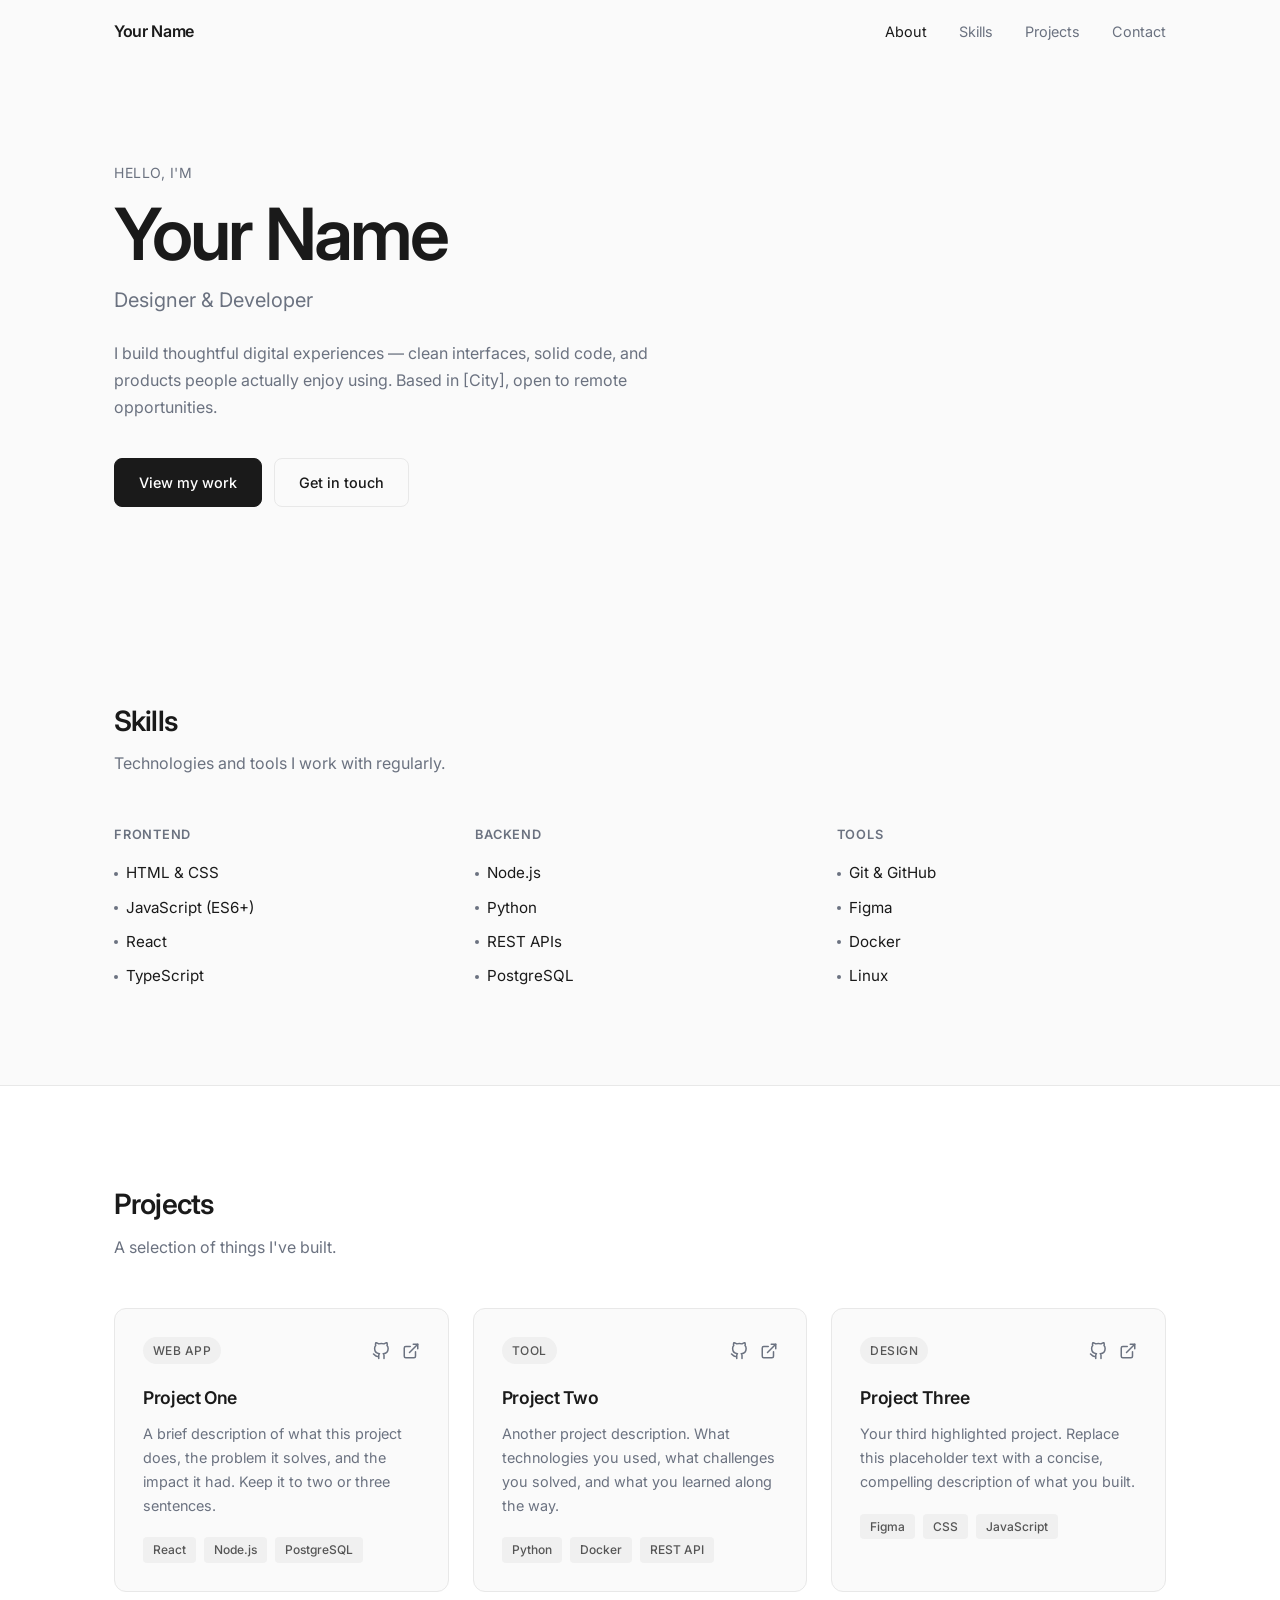
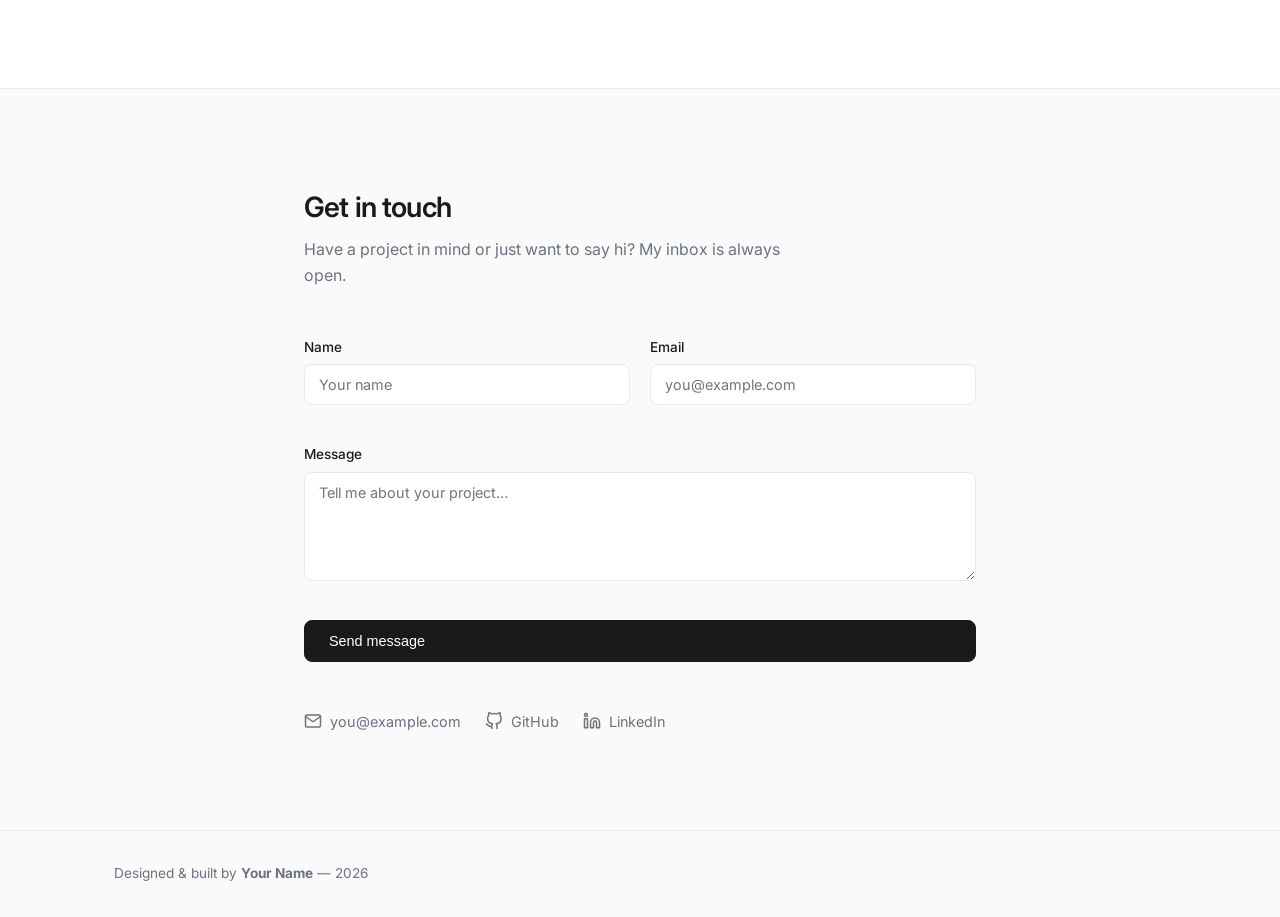
<file: portfolio/index.html>
<!DOCTYPE html>
<html lang="en">
<head>
  <meta charset="UTF-8" />
  <meta name="viewport" content="width=device-width, initial-scale=1.0" />
  <title>Portfolio</title>
  <link rel="preconnect" href="https://fonts.googleapis.com" />
  <link rel="preconnect" href="https://fonts.gstatic.com" crossorigin />
  <link href="https://fonts.googleapis.com/css2?family=Inter:wght@300;400;500;600&display=swap" rel="stylesheet" />
  <link rel="stylesheet" href="css/portfolio.css" />
</head>
<body>

  <!-- Navigation -->
  <nav class="nav" id="nav">
    <div class="nav__inner">
      <a href="#about" class="nav__logo">Your Name</a>
      <ul class="nav__links">
        <li><a href="#about">About</a></li>
        <li><a href="#skills">Skills</a></li>
        <li><a href="#projects">Projects</a></li>
        <li><a href="#contact">Contact</a></li>
      </ul>
      <button class="nav__toggle" id="navToggle" aria-label="Toggle menu">
        <span></span><span></span><span></span>
      </button>
    </div>
  </nav>

  <main>

    <!-- About / Hero -->
    <section id="about" class="section section--hero">
      <div class="container">
        <span class="eyebrow">Hello, I'm</span>
        <h1 class="hero__name">Your Name</h1>
        <p class="hero__title">Designer &amp; Developer</p>
        <p class="hero__bio">
          I build thoughtful digital experiences — clean interfaces, solid code,
          and products people actually enjoy using. Based in [City], open to
          remote opportunities.
        </p>
        <div class="hero__cta">
          <a href="#projects" class="btn btn--primary">View my work</a>
          <a href="#contact" class="btn btn--ghost">Get in touch</a>
        </div>
      </div>
    </section>

    <!-- Skills -->
    <section id="skills" class="section">
      <div class="container">
        <h2 class="section__title">Skills</h2>
        <p class="section__sub">Technologies and tools I work with regularly.</p>
        <div class="skills__grid">

          <div class="skill-group">
            <h3 class="skill-group__label">Frontend</h3>
            <ul class="skill-list">
              <li>HTML &amp; CSS</li>
              <li>JavaScript (ES6+)</li>
              <li>React</li>
              <li>TypeScript</li>
            </ul>
          </div>

          <div class="skill-group">
            <h3 class="skill-group__label">Backend</h3>
            <ul class="skill-list">
              <li>Node.js</li>
              <li>Python</li>
              <li>REST APIs</li>
              <li>PostgreSQL</li>
            </ul>
          </div>

          <div class="skill-group">
            <h3 class="skill-group__label">Tools</h3>
            <ul class="skill-list">
              <li>Git &amp; GitHub</li>
              <li>Figma</li>
              <li>Docker</li>
              <li>Linux</li>
            </ul>
          </div>

        </div>
      </div>
    </section>

    <!-- Projects -->
    <section id="projects" class="section section--alt">
      <div class="container">
        <h2 class="section__title">Projects</h2>
        <p class="section__sub">A selection of things I've built.</p>
        <div class="projects__grid">

          <article class="project-card">
            <div class="project-card__header">
              <span class="project-card__tag">Web App</span>
              <div class="project-card__links">
                <a href="#" class="project-card__link" aria-label="View source">
                  <svg xmlns="http://www.w3.org/2000/svg" width="18" height="18" viewBox="0 0 24 24" fill="none" stroke="currentColor" stroke-width="2" stroke-linecap="round" stroke-linejoin="round"><path d="M9 19c-5 1.5-5-2.5-7-3m14 6v-3.87a3.37 3.37 0 0 0-.94-2.61c3.14-.35 6.44-1.54 6.44-7A5.44 5.44 0 0 0 20 4.77 5.07 5.07 0 0 0 19.91 1S18.73.65 16 2.48a13.38 13.38 0 0 0-7 0C6.27.65 5.09 1 5.09 1A5.07 5.07 0 0 0 5 4.77a5.44 5.44 0 0 0-1.5 3.78c0 5.42 3.3 6.61 6.44 7A3.37 3.37 0 0 0 9 18.13V22"/></svg>
                </a>
                <a href="#" class="project-card__link" aria-label="Live demo">
                  <svg xmlns="http://www.w3.org/2000/svg" width="18" height="18" viewBox="0 0 24 24" fill="none" stroke="currentColor" stroke-width="2" stroke-linecap="round" stroke-linejoin="round"><path d="M18 13v6a2 2 0 0 1-2 2H5a2 2 0 0 1-2-2V8a2 2 0 0 1 2-2h6"/><polyline points="15 3 21 3 21 9"/><line x1="10" y1="14" x2="21" y2="3"/></svg>
                </a>
              </div>
            </div>
            <h3 class="project-card__title">Project One</h3>
            <p class="project-card__desc">
              A brief description of what this project does, the problem it solves,
              and the impact it had. Keep it to two or three sentences.
            </p>
            <ul class="project-card__tech">
              <li>React</li>
              <li>Node.js</li>
              <li>PostgreSQL</li>
            </ul>
          </article>

          <article class="project-card">
            <div class="project-card__header">
              <span class="project-card__tag">Tool</span>
              <div class="project-card__links">
                <a href="#" class="project-card__link" aria-label="View source">
                  <svg xmlns="http://www.w3.org/2000/svg" width="18" height="18" viewBox="0 0 24 24" fill="none" stroke="currentColor" stroke-width="2" stroke-linecap="round" stroke-linejoin="round"><path d="M9 19c-5 1.5-5-2.5-7-3m14 6v-3.87a3.37 3.37 0 0 0-.94-2.61c3.14-.35 6.44-1.54 6.44-7A5.44 5.44 0 0 0 20 4.77 5.07 5.07 0 0 0 19.91 1S18.73.65 16 2.48a13.38 13.38 0 0 0-7 0C6.27.65 5.09 1 5.09 1A5.07 5.07 0 0 0 5 4.77a5.44 5.44 0 0 0-1.5 3.78c0 5.42 3.3 6.61 6.44 7A3.37 3.37 0 0 0 9 18.13V22"/></svg>
                </a>
                <a href="#" class="project-card__link" aria-label="Live demo">
                  <svg xmlns="http://www.w3.org/2000/svg" width="18" height="18" viewBox="0 0 24 24" fill="none" stroke="currentColor" stroke-width="2" stroke-linecap="round" stroke-linejoin="round"><path d="M18 13v6a2 2 0 0 1-2 2H5a2 2 0 0 1-2-2V8a2 2 0 0 1 2-2h6"/><polyline points="15 3 21 3 21 9"/><line x1="10" y1="14" x2="21" y2="3"/></svg>
                </a>
              </div>
            </div>
            <h3 class="project-card__title">Project Two</h3>
            <p class="project-card__desc">
              Another project description. What technologies you used, what
              challenges you solved, and what you learned along the way.
            </p>
            <ul class="project-card__tech">
              <li>Python</li>
              <li>Docker</li>
              <li>REST API</li>
            </ul>
          </article>

          <article class="project-card">
            <div class="project-card__header">
              <span class="project-card__tag">Design</span>
              <div class="project-card__links">
                <a href="#" class="project-card__link" aria-label="View source">
                  <svg xmlns="http://www.w3.org/2000/svg" width="18" height="18" viewBox="0 0 24 24" fill="none" stroke="currentColor" stroke-width="2" stroke-linecap="round" stroke-linejoin="round"><path d="M9 19c-5 1.5-5-2.5-7-3m14 6v-3.87a3.37 3.37 0 0 0-.94-2.61c3.14-.35 6.44-1.54 6.44-7A5.44 5.44 0 0 0 20 4.77 5.07 5.07 0 0 0 19.91 1S18.73.65 16 2.48a13.38 13.38 0 0 0-7 0C6.27.65 5.09 1 5.09 1A5.07 5.07 0 0 0 5 4.77a5.44 5.44 0 0 0-1.5 3.78c0 5.42 3.3 6.61 6.44 7A3.37 3.37 0 0 0 9 18.13V22"/></svg>
                </a>
                <a href="#" class="project-card__link" aria-label="Live demo">
                  <svg xmlns="http://www.w3.org/2000/svg" width="18" height="18" viewBox="0 0 24 24" fill="none" stroke="currentColor" stroke-width="2" stroke-linecap="round" stroke-linejoin="round"><path d="M18 13v6a2 2 0 0 1-2 2H5a2 2 0 0 1-2-2V8a2 2 0 0 1 2-2h6"/><polyline points="15 3 21 3 21 9"/><line x1="10" y1="14" x2="21" y2="3"/></svg>
                </a>
              </div>
            </div>
            <h3 class="project-card__title">Project Three</h3>
            <p class="project-card__desc">
              Your third highlighted project. Replace this placeholder text
              with a concise, compelling description of what you built.
            </p>
            <ul class="project-card__tech">
              <li>Figma</li>
              <li>CSS</li>
              <li>JavaScript</li>
            </ul>
          </article>

        </div>
      </div>
    </section>

    <!-- Contact -->
    <section id="contact" class="section">
      <div class="container container--narrow">
        <h2 class="section__title">Get in touch</h2>
        <p class="section__sub">
          Have a project in mind or just want to say hi? My inbox is always open.
        </p>
        <form class="contact-form" id="contactForm" novalidate>
          <div class="form-row">
            <div class="form-group">
              <label for="name">Name</label>
              <input type="text" id="name" name="name" placeholder="Your name" required />
              <span class="form-error" id="nameError"></span>
            </div>
            <div class="form-group">
              <label for="email">Email</label>
              <input type="email" id="email" name="email" placeholder="you@example.com" required />
              <span class="form-error" id="emailError"></span>
            </div>
          </div>
          <div class="form-group">
            <label for="message">Message</label>
            <textarea id="message" name="message" rows="5" placeholder="Tell me about your project…" required></textarea>
            <span class="form-error" id="messageError"></span>
          </div>
          <button type="submit" class="btn btn--primary">Send message</button>
          <p class="form-success" id="formSuccess" hidden>
            Thanks! I'll get back to you soon.
          </p>
        </form>
        <div class="contact-links">
          <a href="mailto:you@example.com" class="contact-link">
            <svg xmlns="http://www.w3.org/2000/svg" width="18" height="18" viewBox="0 0 24 24" fill="none" stroke="currentColor" stroke-width="2" stroke-linecap="round" stroke-linejoin="round"><path d="M4 4h16c1.1 0 2 .9 2 2v12c0 1.1-.9 2-2 2H4c-1.1 0-2-.9-2-2V6c0-1.1.9-2 2-2z"/><polyline points="22,6 12,13 2,6"/></svg>
            you@example.com
          </a>
          <a href="https://github.com/yourusername" target="_blank" rel="noopener" class="contact-link">
            <svg xmlns="http://www.w3.org/2000/svg" width="18" height="18" viewBox="0 0 24 24" fill="none" stroke="currentColor" stroke-width="2" stroke-linecap="round" stroke-linejoin="round"><path d="M9 19c-5 1.5-5-2.5-7-3m14 6v-3.87a3.37 3.37 0 0 0-.94-2.61c3.14-.35 6.44-1.54 6.44-7A5.44 5.44 0 0 0 20 4.77 5.07 5.07 0 0 0 19.91 1S18.73.65 16 2.48a13.38 13.38 0 0 0-7 0C6.27.65 5.09 1 5.09 1A5.07 5.07 0 0 0 5 4.77a5.44 5.44 0 0 0-1.5 3.78c0 5.42 3.3 6.61 6.44 7A3.37 3.37 0 0 0 9 18.13V22"/></svg>
            GitHub
          </a>
          <a href="https://linkedin.com/in/yourusername" target="_blank" rel="noopener" class="contact-link">
            <svg xmlns="http://www.w3.org/2000/svg" width="18" height="18" viewBox="0 0 24 24" fill="none" stroke="currentColor" stroke-width="2" stroke-linecap="round" stroke-linejoin="round"><path d="M16 8a6 6 0 0 1 6 6v7h-4v-7a2 2 0 0 0-2-2 2 2 0 0 0-2 2v7h-4v-7a6 6 0 0 1 6-6z"/><rect x="2" y="9" width="4" height="12"/><circle cx="4" cy="4" r="2"/></svg>
            LinkedIn
          </a>
        </div>
      </div>
    </section>

  </main>

  <footer class="footer">
    <div class="container">
      <p>Designed &amp; built by <strong>Your Name</strong> &mdash; <span id="year"></span></p>
    </div>
  </footer>

  <script src="js/main.js"></script>
</body>
</html>
</file>
<file: portfolio/css/portfolio.css>
/* ── Reset & base ───────────────────────────────── */
*, *::before, *::after { box-sizing: border-box; margin: 0; padding: 0; }

:root {
  --color-bg:         #fafafa;
  --color-surface:    #ffffff;
  --color-border:     #e8e8e8;
  --color-text:       #1a1a1a;
  --color-muted:      #6b7280;
  --color-accent:     #1a1a1a;
  --color-accent-fg:  #ffffff;
  --color-tag-bg:     #f0f0f0;
  --color-tag-fg:     #555;

  --font:             'Inter', system-ui, -apple-system, sans-serif;
  --radius:           8px;
  --transition:       0.2s ease;

  --nav-h:            64px;
  --section-gap:      96px;
}

html { scroll-behavior: smooth; font-size: 16px; }

body {
  font-family: var(--font);
  background: var(--color-bg);
  color: var(--color-text);
  line-height: 1.6;
  -webkit-font-smoothing: antialiased;
}

a { color: inherit; text-decoration: none; }
ul { list-style: none; }
img { display: block; max-width: 100%; }

/* ── Container ───────────────────────────────────── */
.container {
  width: 100%;
  max-width: 1100px;
  margin: 0 auto;
  padding: 0 24px;
}
.container--narrow {
  max-width: 720px;
}

/* ── Nav ─────────────────────────────────────────── */
.nav {
  position: fixed;
  top: 0; left: 0; right: 0;
  height: var(--nav-h);
  background: rgba(250, 250, 250, 0.9);
  backdrop-filter: blur(8px);
  border-bottom: 1px solid transparent;
  z-index: 100;
  transition: border-color var(--transition), background var(--transition);
}
.nav.scrolled {
  border-color: var(--color-border);
}
.nav__inner {
  display: flex;
  align-items: center;
  justify-content: space-between;
  height: 100%;
  max-width: 1100px;
  margin: 0 auto;
  padding: 0 24px;
}
.nav__logo {
  font-weight: 600;
  font-size: 1rem;
  letter-spacing: -0.02em;
}
.nav__links {
  display: flex;
  gap: 32px;
}
.nav__links a {
  font-size: 0.9rem;
  color: var(--color-muted);
  transition: color var(--transition);
}
.nav__links a:hover,
.nav__links a.active {
  color: var(--color-text);
}
.nav__toggle {
  display: none;
  flex-direction: column;
  gap: 5px;
  background: none;
  border: none;
  cursor: pointer;
  padding: 4px;
}
.nav__toggle span {
  display: block;
  width: 22px;
  height: 2px;
  background: var(--color-text);
  border-radius: 2px;
  transition: transform var(--transition), opacity var(--transition);
}

/* ── Sections ────────────────────────────────────── */
.section {
  padding: var(--section-gap) 0;
}
.section--hero {
  padding-top: calc(var(--nav-h) + var(--section-gap));
  padding-bottom: var(--section-gap);
}
.section--alt {
  background: var(--color-surface);
  border-top: 1px solid var(--color-border);
  border-bottom: 1px solid var(--color-border);
}

.section__title {
  font-size: 1.75rem;
  font-weight: 600;
  letter-spacing: -0.03em;
  margin-bottom: 8px;
}
.section__sub {
  color: var(--color-muted);
  margin-bottom: 48px;
  max-width: 520px;
}

/* ── Hero ────────────────────────────────────────── */
.eyebrow {
  display: inline-block;
  font-size: 0.875rem;
  color: var(--color-muted);
  letter-spacing: 0.04em;
  text-transform: uppercase;
  margin-bottom: 12px;
}
.hero__name {
  font-size: clamp(2.5rem, 6vw, 4.5rem);
  font-weight: 600;
  letter-spacing: -0.04em;
  line-height: 1.05;
  margin-bottom: 12px;
}
.hero__title {
  font-size: 1.25rem;
  color: var(--color-muted);
  font-weight: 400;
  margin-bottom: 24px;
}
.hero__bio {
  max-width: 560px;
  color: var(--color-muted);
  line-height: 1.7;
  margin-bottom: 36px;
}
.hero__cta {
  display: flex;
  gap: 12px;
  flex-wrap: wrap;
}

/* ── Buttons ─────────────────────────────────────── */
.btn {
  display: inline-flex;
  align-items: center;
  gap: 8px;
  padding: 12px 24px;
  border-radius: var(--radius);
  font-size: 0.9rem;
  font-weight: 500;
  cursor: pointer;
  border: 1px solid transparent;
  transition: background var(--transition), color var(--transition), border-color var(--transition), transform var(--transition);
}
.btn:hover { transform: translateY(-1px); }
.btn:active { transform: translateY(0); }

.btn--primary {
  background: var(--color-accent);
  color: var(--color-accent-fg);
  border-color: var(--color-accent);
}
.btn--primary:hover {
  background: #333;
  border-color: #333;
}
.btn--ghost {
  background: transparent;
  color: var(--color-text);
  border-color: var(--color-border);
}
.btn--ghost:hover {
  background: var(--color-surface);
  border-color: #ccc;
}

/* ── Skills ──────────────────────────────────────── */
.skills__grid {
  display: grid;
  grid-template-columns: repeat(auto-fit, minmax(200px, 1fr));
  gap: 32px;
}
.skill-group__label {
  font-size: 0.8rem;
  font-weight: 600;
  letter-spacing: 0.06em;
  text-transform: uppercase;
  color: var(--color-muted);
  margin-bottom: 16px;
}
.skill-list {
  display: flex;
  flex-direction: column;
  gap: 10px;
}
.skill-list li {
  font-size: 0.95rem;
  display: flex;
  align-items: center;
  gap: 8px;
}
.skill-list li::before {
  content: '';
  display: inline-block;
  width: 4px;
  height: 4px;
  background: var(--color-muted);
  border-radius: 50%;
  flex-shrink: 0;
}

/* ── Projects ────────────────────────────────────── */
.projects__grid {
  display: grid;
  grid-template-columns: repeat(auto-fit, minmax(300px, 1fr));
  gap: 24px;
}
.project-card {
  background: var(--color-bg);
  border: 1px solid var(--color-border);
  border-radius: calc(var(--radius) * 1.5);
  padding: 28px;
  transition: border-color var(--transition), transform var(--transition), box-shadow var(--transition);
}
.project-card:hover {
  border-color: #ccc;
  transform: translateY(-3px);
  box-shadow: 0 8px 24px rgba(0,0,0,0.06);
}
.project-card__header {
  display: flex;
  align-items: center;
  justify-content: space-between;
  margin-bottom: 20px;
}
.project-card__tag {
  font-size: 0.75rem;
  font-weight: 500;
  letter-spacing: 0.04em;
  text-transform: uppercase;
  background: var(--color-tag-bg);
  color: var(--color-tag-fg);
  padding: 4px 10px;
  border-radius: 999px;
}
.project-card__links {
  display: flex;
  gap: 12px;
}
.project-card__link {
  color: var(--color-muted);
  transition: color var(--transition);
  display: flex;
  align-items: center;
}
.project-card__link:hover { color: var(--color-text); }

.project-card__title {
  font-size: 1.1rem;
  font-weight: 600;
  letter-spacing: -0.02em;
  margin-bottom: 10px;
}
.project-card__desc {
  font-size: 0.9rem;
  color: var(--color-muted);
  line-height: 1.65;
  margin-bottom: 20px;
}
.project-card__tech {
  display: flex;
  flex-wrap: wrap;
  gap: 8px;
}
.project-card__tech li {
  font-size: 0.75rem;
  font-weight: 500;
  color: var(--color-tag-fg);
  background: var(--color-tag-bg);
  padding: 3px 10px;
  border-radius: 4px;
}

/* ── Contact ─────────────────────────────────────── */
.contact-form {
  display: flex;
  flex-direction: column;
  gap: 20px;
  margin-bottom: 48px;
}
.form-row {
  display: grid;
  grid-template-columns: 1fr 1fr;
  gap: 20px;
}
.form-group {
  display: flex;
  flex-direction: column;
  gap: 6px;
}
.form-group label {
  font-size: 0.85rem;
  font-weight: 500;
  color: var(--color-text);
}
.form-group input,
.form-group textarea {
  width: 100%;
  padding: 11px 14px;
  border: 1px solid var(--color-border);
  border-radius: var(--radius);
  background: var(--color-surface);
  font-family: var(--font);
  font-size: 0.9rem;
  color: var(--color-text);
  outline: none;
  transition: border-color var(--transition), box-shadow var(--transition);
  resize: vertical;
}
.form-group input:focus,
.form-group textarea:focus {
  border-color: #999;
  box-shadow: 0 0 0 3px rgba(0,0,0,0.05);
}
.form-group input.error,
.form-group textarea.error {
  border-color: #e55;
}
.form-error {
  font-size: 0.8rem;
  color: #e55;
  min-height: 1em;
}
.form-success {
  font-size: 0.9rem;
  color: #2a7a2a;
  margin-top: 4px;
}

.contact-links {
  display: flex;
  flex-wrap: wrap;
  gap: 24px;
}
.contact-link {
  display: inline-flex;
  align-items: center;
  gap: 8px;
  font-size: 0.9rem;
  color: var(--color-muted);
  transition: color var(--transition);
  border-bottom: 1px solid transparent;
}
.contact-link:hover {
  color: var(--color-text);
  border-color: var(--color-text);
}

/* ── Footer ──────────────────────────────────────── */
.footer {
  border-top: 1px solid var(--color-border);
  padding: 32px 0;
}
.footer p {
  font-size: 0.85rem;
  color: var(--color-muted);
}

/* ── Animations ──────────────────────────────────── */
.fade-in {
  opacity: 0;
  transform: translateY(20px);
  transition: opacity 0.5s ease, transform 0.5s ease;
}
.fade-in.visible {
  opacity: 1;
  transform: none;
}

/* ── Responsive ──────────────────────────────────── */
@media (max-width: 768px) {
  :root { --section-gap: 64px; }

  .nav__links {
    display: none;
    position: fixed;
    top: var(--nav-h);
    left: 0; right: 0;
    background: var(--color-surface);
    border-bottom: 1px solid var(--color-border);
    flex-direction: column;
    padding: 24px;
    gap: 20px;
  }
  .nav__links.open { display: flex; }
  .nav__links a { font-size: 1rem; }
  .nav__toggle { display: flex; }

  .form-row { grid-template-columns: 1fr; }

  .hero__name { font-size: 2.75rem; }

  .projects__grid { grid-template-columns: 1fr; }
}

@media (max-width: 480px) {
  .hero__cta { flex-direction: column; }
  .btn { justify-content: center; }
  .contact-links { flex-direction: column; gap: 16px; }
}
</file>
